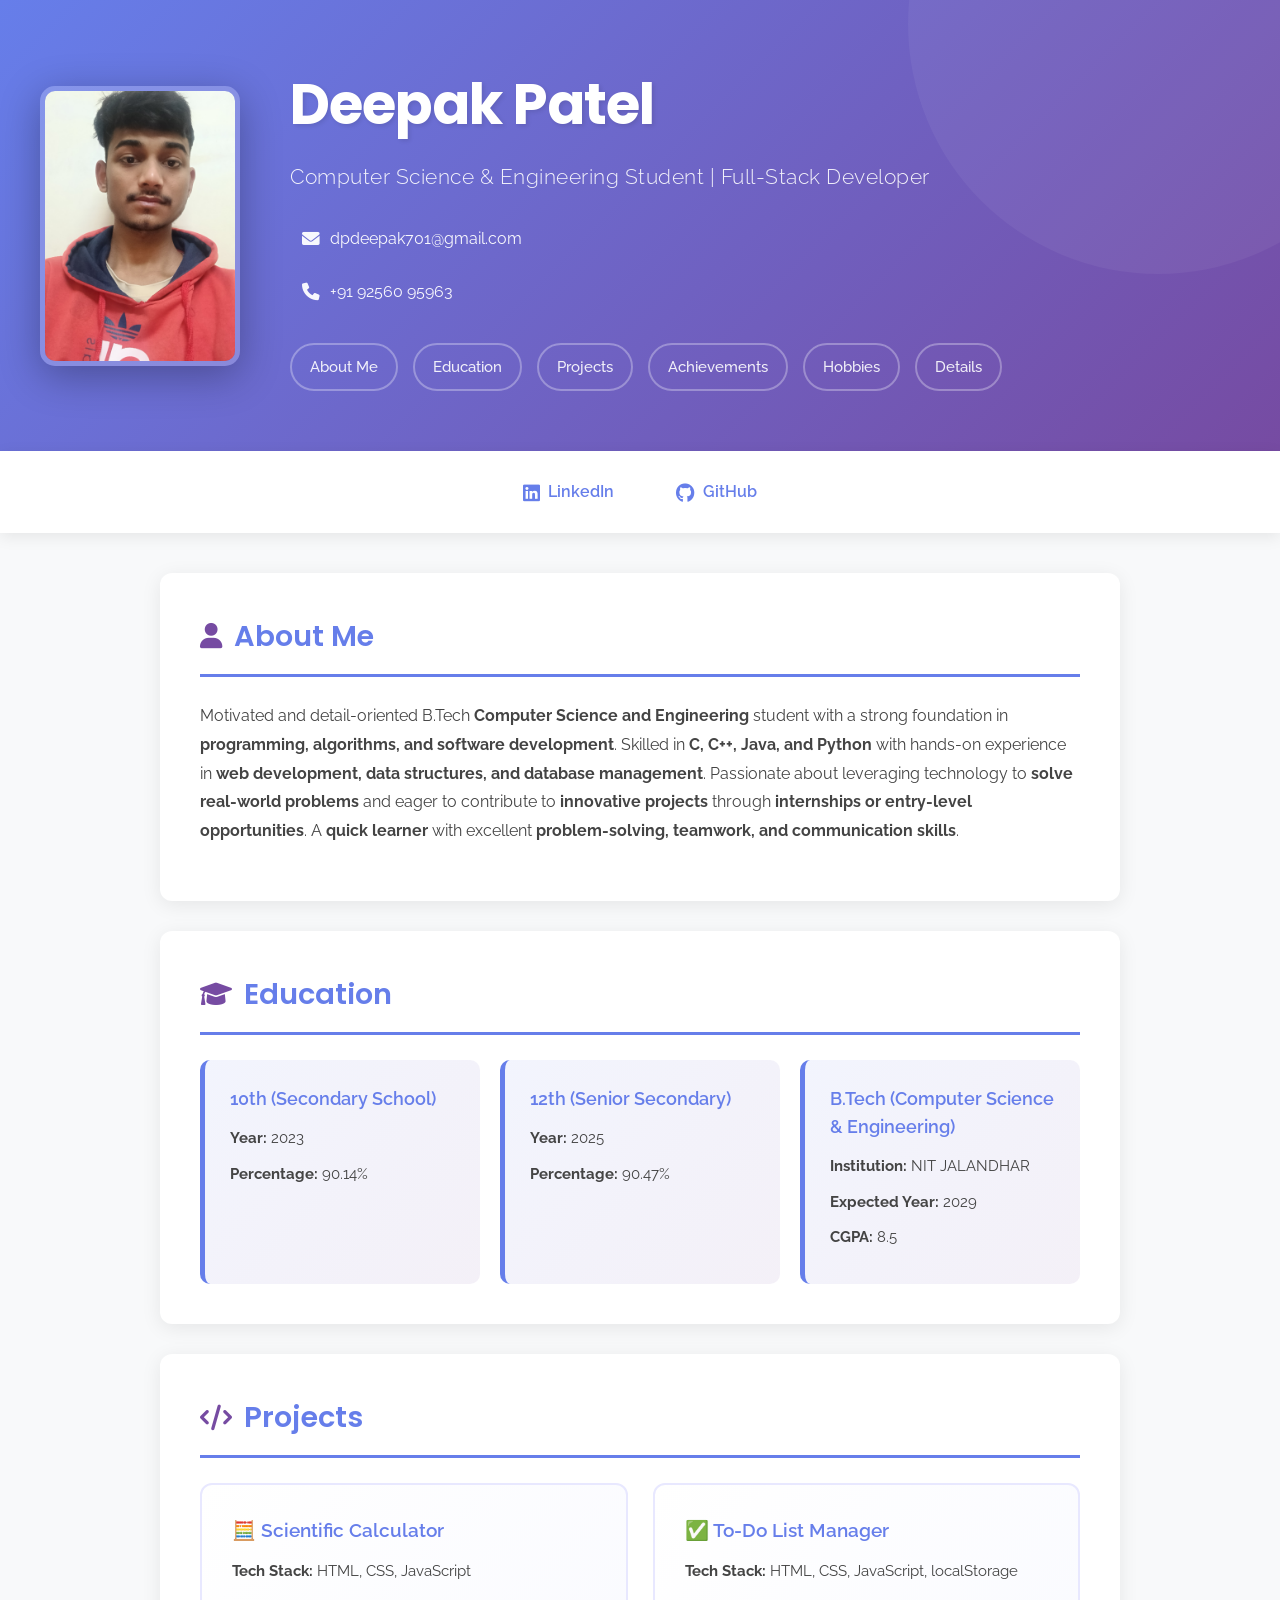
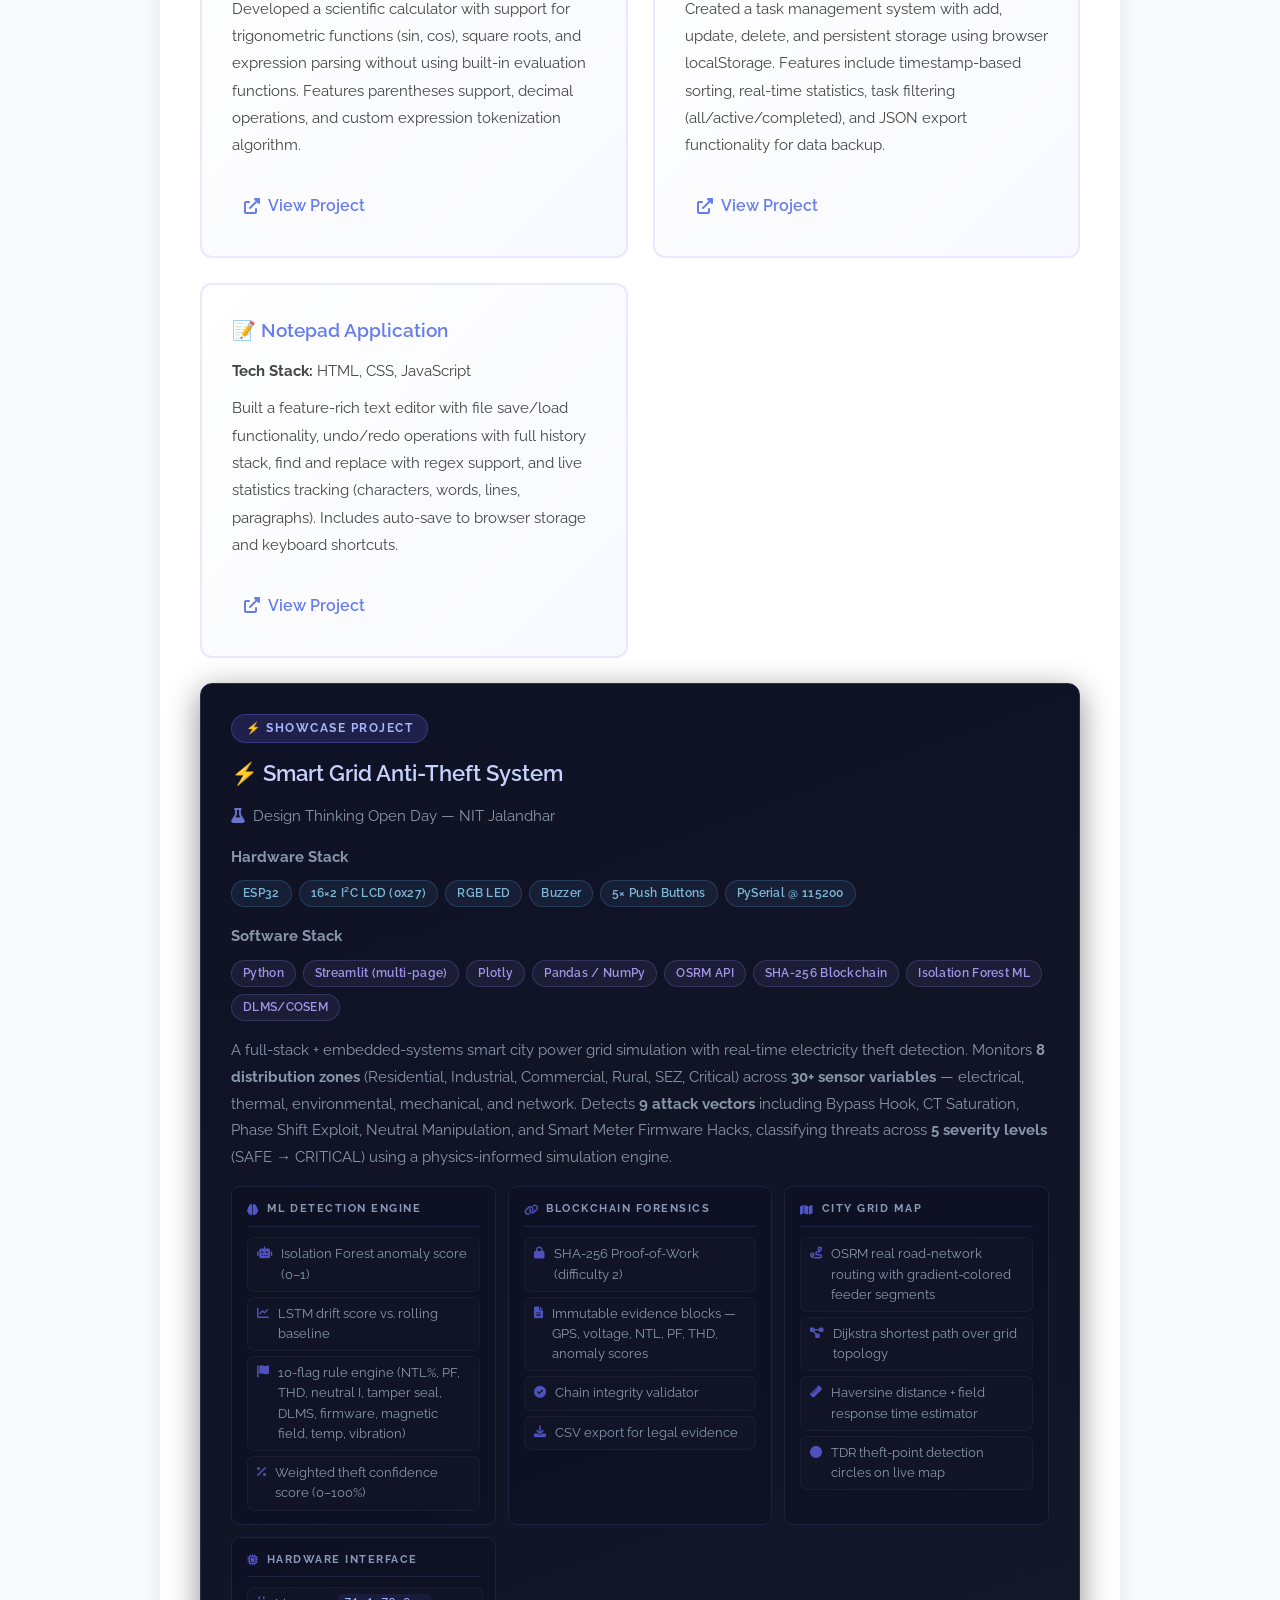
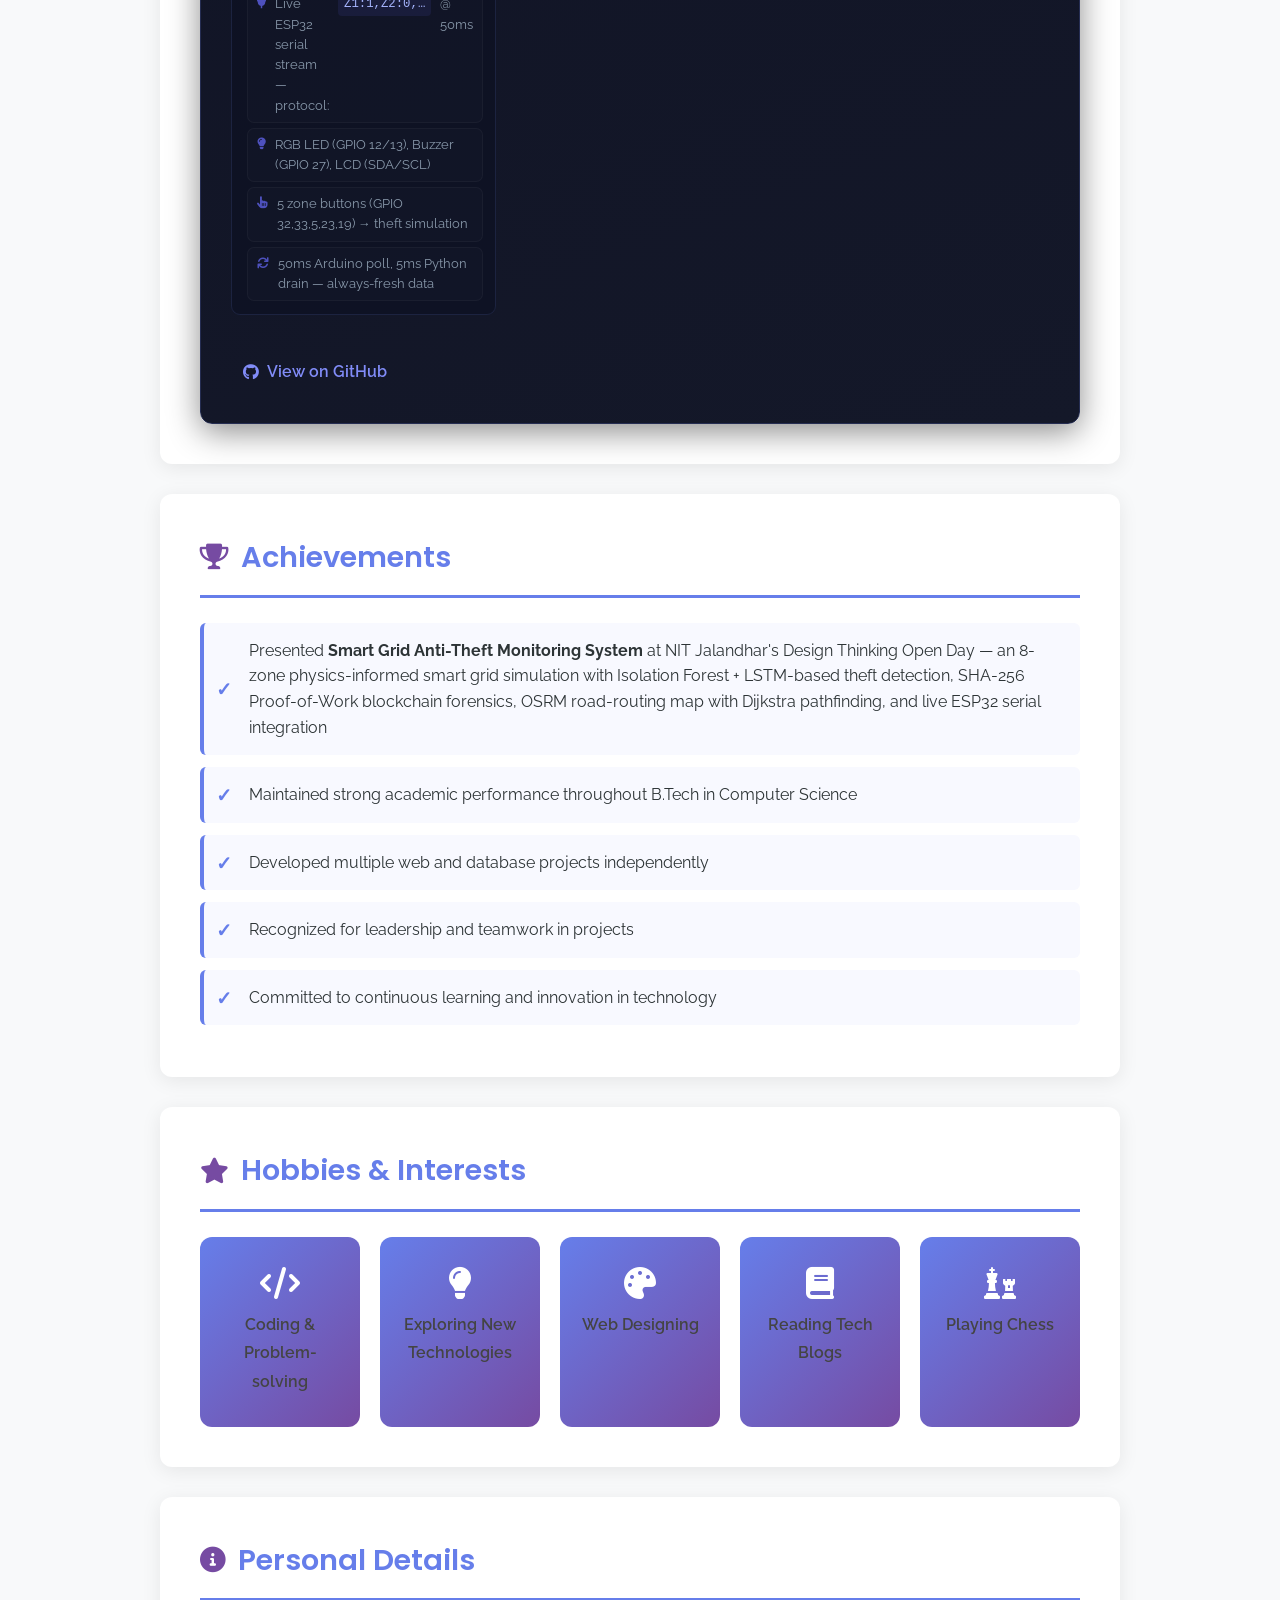
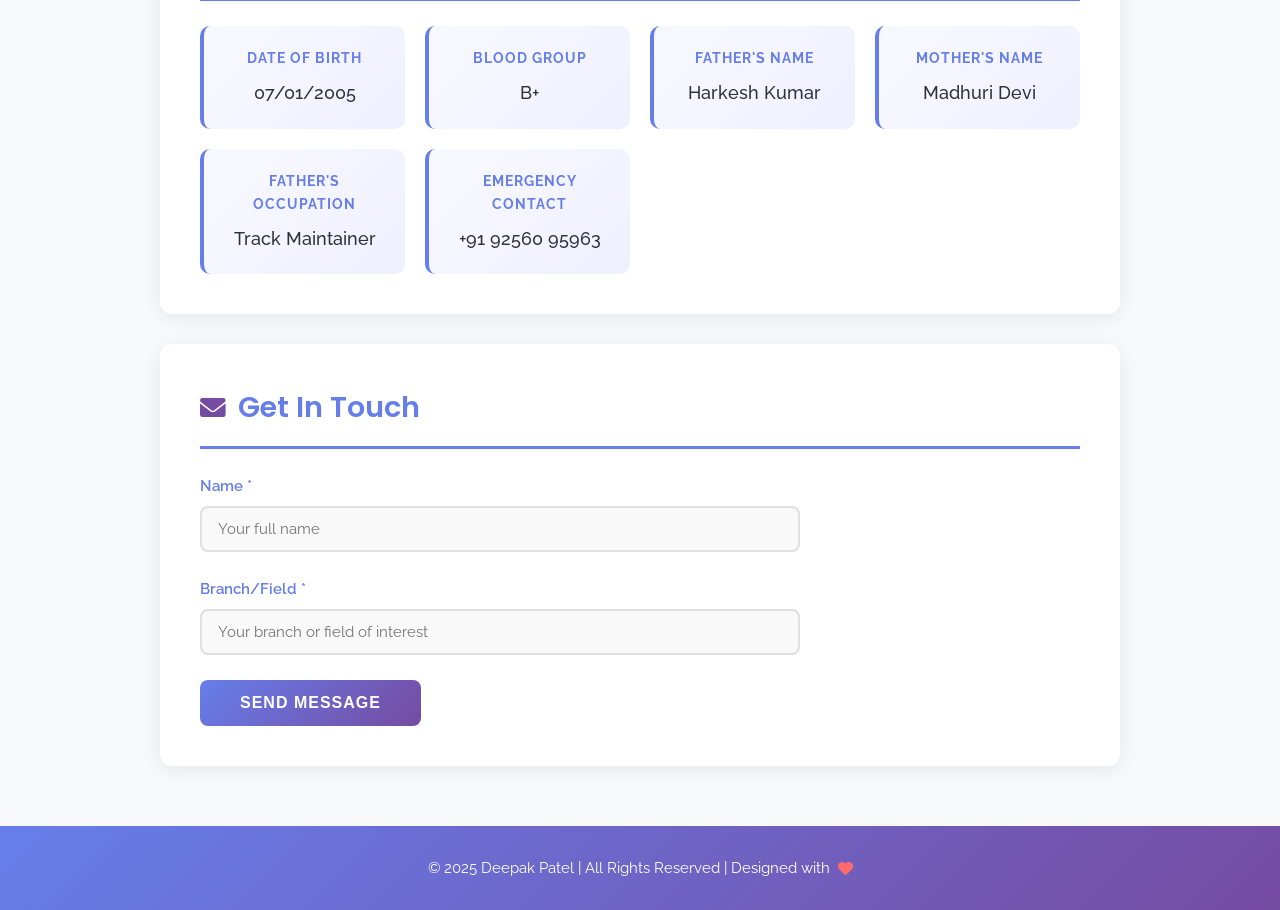
<file: index.html>
<!DOCTYPE html>
<html lang="en">

<head>
  <meta charset="UTF-8">
  <meta name="viewport" content="width=device-width, initial-scale=1.0">
  <title>Deepak Patel - Computer Science Professional</title>
  <link rel="stylesheet" href="style.css">
  <link rel="stylesheet" href="https://cdnjs.cloudflare.com/ajax/libs/font-awesome/6.0.0/css/all.min.css">
</head>

<body>
  <header>
    <div class="header-container">
      <div class="hero-section">
        <img src="IMG20260322125627.jpg" alt="Deepak Patel" class="profile-image">
        <div class="header-content">
          <h1>Deepak Patel</h1>
          <p class="tagline">Computer Science & Engineering Student | Full-Stack Developer</p>

          <div class="contact-info">
            <a href="mailto:dpdeepak701@gmail.com" class="contact-link">
              <i class="fas fa-envelope"></i> dpdeepak701@gmail.com
            </a>
            <a href="tel:9256095963" class="contact-link">
              <i class="fas fa-phone"></i> +91 92560 95963
            </a>
          </div>

          <nav class="main-nav">
            <a href="#a" class="nav-link">About Me</a>
            <a href="#e" class="nav-link">Education</a>
            <a href="#p" class="nav-link">Projects</a>
            <a href="#ac" class="nav-link">Achievements</a>

            <a href="#h" class="nav-link">Hobbies</a>
            <a href="#o" class="nav-link">Details</a>
          </nav>
        </div>
      </div>
    </div>
  </header>

  <nav class="social-nav">
    <div class="social-container">
      <a href="https://linkedin.com/in/deepak-patel-95128b388" target="_blank" class="social-link">
        <i class="fab fa-linkedin"></i> LinkedIn
      </a>
      <a href="https://github.com/deepak701-ship-cs" target="_blank" class="social-link">
        <i class="fab fa-github"></i> GitHub
      </a>
    </div>
  </nav>


  <main class="container">
    <section id="a" class="content-section">
      <h2><i class="fas fa-user"></i> About Me</h2>
      <p>
        Motivated and detail-oriented B.Tech <strong>Computer Science and Engineering</strong> student with a strong
        foundation in <strong>programming, algorithms, and software development</strong>. Skilled in
        <strong>C, C++, Java, and Python</strong> with hands-on experience in <strong>web development, data structures,
          and database management</strong>. Passionate about leveraging technology to <strong>solve real-world
          problems</strong>
        and eager to contribute to <strong>innovative projects</strong> through <strong>internships or entry-level
          opportunities</strong>.
        A <strong>quick learner</strong> with excellent <strong>problem-solving, teamwork, and communication
          skills</strong>.
      </p>
    </section>

    <section id="e" class="content-section">
      <h2><i class="fas fa-graduation-cap"></i> Education</h2>
      <div class="education-grid">
        <div class="education-item">
          <h3>10th (Secondary School)</h3>
          <p><strong>Year:</strong> 2023</p>
          <p><strong>Percentage:</strong> 90.14%</p>
        </div>
        <div class="education-item">
          <h3>12th (Senior Secondary)</h3>
          <p><strong>Year:</strong> 2025</p>
          <p><strong>Percentage:</strong> 90.47%</p>
        </div>
        <div class="education-item">
          <h3>B.Tech (Computer Science & Engineering)</h3>
          <p><strong>Institution:</strong> NIT JALANDHAR</p>
          <p><strong>Expected Year:</strong> 2029</p>
          <p><strong>CGPA:</strong> 8.5</p>
        </div>
      </div>
    </section>

    <section id="p" class="content-section">
      <h2><i class="fas fa-code"></i> Projects</h2>
      <div class="projects-grid">
        <div class="project-card">
          <h3>🧮 Scientific Calculator</h3>
          <p><strong>Tech Stack:</strong> HTML, CSS, JavaScript</p>
          <p>Developed a scientific calculator with support for trigonometric functions (sin, cos), square roots, and
            expression parsing without using built-in evaluation functions. Features parentheses support, decimal
            operations, and custom expression tokenization algorithm.</p>
          <a href="calculator/index.html" class="project-link" target="_blank">
            <i class="fas fa-external-link-alt"></i> View Project
          </a>
        </div>

        <div class="project-card">
          <h3>✅ To-Do List Manager</h3>
          <p><strong>Tech Stack:</strong> HTML, CSS, JavaScript, localStorage</p>
          <p>Created a task management system with add, update, delete, and persistent storage using browser
            localStorage. Features include timestamp-based sorting, real-time statistics, task filtering
            (all/active/completed), and JSON export functionality for data backup.</p>
          <a href="todolist/index.html" class="project-link" target="_blank">
            <i class="fas fa-external-link-alt"></i> View Project
          </a>
        </div>

        <div class="project-card">
          <h3>📝 Notepad Application</h3>
          <p><strong>Tech Stack:</strong> HTML, CSS, JavaScript</p>
          <p>Built a feature-rich text editor with file save/load functionality, undo/redo operations with full history
            stack, find and replace with regex support, and live statistics tracking (characters, words, lines,
            paragraphs). Includes auto-save to browser storage and keyboard shortcuts.</p>
          <a href="notepad/index.html" class="project-link" target="_blank">
            <i class="fas fa-external-link-alt"></i> View Project
          </a>
        </div>
        <div class="project-card project-card--featured">
          <div class="project-featured-badge">⚡ Showcase Project</div>
          <h3>⚡ Smart Grid Anti-Theft System</h3>
          <p class="project-event"><i class="fas fa-flask"></i> Design Thinking Open Day — NIT Jalandhar</p>

          <p><strong>Hardware Stack</strong></p>
          <div class="tech-tags">
            <span class="tech-tag tech-tag--hw">ESP32</span>
            <span class="tech-tag tech-tag--hw">16×2 I²C LCD (0x27)</span>
            <span class="tech-tag tech-tag--hw">RGB LED</span>
            <span class="tech-tag tech-tag--hw">Buzzer</span>
            <span class="tech-tag tech-tag--hw">5× Push Buttons</span>
            <span class="tech-tag tech-tag--hw">PySerial @ 115200</span>
          </div>

          <p><strong>Software Stack</strong></p>
          <div class="tech-tags">
            <span class="tech-tag tech-tag--sw">Python</span>
            <span class="tech-tag tech-tag--sw">Streamlit (multi-page)</span>
            <span class="tech-tag tech-tag--sw">Plotly</span>
            <span class="tech-tag tech-tag--sw">Pandas / NumPy</span>
            <span class="tech-tag tech-tag--sw">OSRM API</span>
            <span class="tech-tag tech-tag--sw">SHA-256 Blockchain</span>
            <span class="tech-tag tech-tag--sw">Isolation Forest ML</span>
            <span class="tech-tag tech-tag--sw">DLMS/COSEM</span>
          </div>

          <p>A full-stack + embedded-systems smart city power grid simulation with real-time electricity theft
            detection. Monitors <strong>8 distribution zones</strong> (Residential, Industrial, Commercial, Rural, SEZ,
            Critical) across <strong>30+ sensor variables</strong> — electrical, thermal, environmental, mechanical, and
            network. Detects <strong>9 attack vectors</strong> including Bypass Hook, CT Saturation, Phase Shift
            Exploit, Neutral Manipulation, and Smart Meter Firmware Hacks, classifying threats across <strong>5 severity
              levels</strong> (SAFE → CRITICAL) using a physics-informed simulation engine.</p>

          <div class="feature-sections">
            <div class="feature-section">
              <div class="feature-section-title"><i class="fas fa-brain"></i> ML Detection Engine</div>
              <ul class="project-features">
                <li><i class="fas fa-robot"></i> Isolation Forest anomaly score (0–1)</li>
                <li><i class="fas fa-chart-line"></i> LSTM drift score vs. rolling baseline</li>
                <li><i class="fas fa-flag"></i> 10-flag rule engine (NTL%, PF, THD, neutral I, tamper seal, DLMS,
                  firmware, magnetic field, temp, vibration)</li>
                <li><i class="fas fa-percentage"></i> Weighted theft confidence score (0–100%)</li>
              </ul>
            </div>
            <div class="feature-section">
              <div class="feature-section-title"><i class="fas fa-link"></i> Blockchain Forensics</div>
              <ul class="project-features">
                <li><i class="fas fa-lock"></i> SHA-256 Proof-of-Work (difficulty 2)</li>
                <li><i class="fas fa-file-alt"></i> Immutable evidence blocks — GPS, voltage, NTL, PF, THD, anomaly
                  scores</li>
                <li><i class="fas fa-check-circle"></i> Chain integrity validator</li>
                <li><i class="fas fa-download"></i> CSV export for legal evidence</li>
              </ul>
            </div>
            <div class="feature-section">
              <div class="feature-section-title"><i class="fas fa-map"></i> City Grid Map</div>
              <ul class="project-features">
                <li><i class="fas fa-route"></i> OSRM real road-network routing with gradient-colored feeder segments
                </li>
                <li><i class="fas fa-project-diagram"></i> Dijkstra shortest path over grid topology</li>
                <li><i class="fas fa-ruler"></i> Haversine distance + field response time estimator</li>
                <li><i class="fas fa-circle"></i> TDR theft-point detection circles on live map</li>
              </ul>
            </div>
            <div class="feature-section">
              <div class="feature-section-title"><i class="fas fa-microchip"></i> Hardware Interface</div>
              <ul class="project-features">
                <li><i class="fas fa-plug"></i> Live ESP32 serial stream — protocol: <code>Z1:1,Z2:0,…</code> @ 50ms
                </li>
                <li><i class="fas fa-lightbulb"></i> RGB LED (GPIO 12/13), Buzzer (GPIO 27), LCD (SDA/SCL)</li>
                <li><i class="fas fa-hand-pointer"></i> 5 zone buttons (GPIO 32,33,5,23,19) → theft simulation</li>
                <li><i class="fas fa-sync"></i> 50ms Arduino poll, 5ms Python drain — always-fresh data</li>
              </ul>
            </div>
          </div>

          <a href="https://github.com/deepak701-ship-cs" class="project-link" target="_blank">
            <i class="fab fa-github"></i> View on GitHub
          </a>
        </div>
      </div>
    </section>

    <section id="ac" class="content-section">
      <h2><i class="fas fa-trophy"></i> Achievements</h2>
      <ul class="achievements-list">
        <li>Presented <strong>Smart Grid Anti-Theft Monitoring System</strong> at NIT Jalandhar's Design Thinking Open
          Day — an 8-zone physics-informed smart grid simulation with Isolation Forest + LSTM-based theft detection,
          SHA-256 Proof-of-Work blockchain forensics, OSRM road-routing map with Dijkstra pathfinding, and live ESP32
          serial integration</li>
        <li>Maintained strong academic performance throughout B.Tech in Computer Science</li>
        <li>Developed multiple web and database projects independently</li>
        <li>Recognized for leadership and teamwork in projects</li>
        <li>Committed to continuous learning and innovation in technology</li>
      </ul>
    </section>



    <section id="h" class="content-section">
      <h2><i class="fas fa-star"></i> Hobbies & Interests</h2>
      <div class="hobbies-grid">
        <div class="hobby-item">
          <i class="fas fa-code"></i>
          <p>Coding & Problem-solving</p>
        </div>
        <div class="hobby-item">
          <i class="fas fa-lightbulb"></i>
          <p>Exploring New Technologies</p>
        </div>
        <div class="hobby-item">
          <i class="fas fa-palette"></i>
          <p>Web Designing</p>
        </div>
        <div class="hobby-item">
          <i class="fas fa-book"></i>
          <p>Reading Tech Blogs</p>
        </div>
        <div class="hobby-item">
          <i class="fas fa-chess"></i>
          <p>Playing Chess</p>
        </div>
      </div>
    </section>

    <section id="o" class="content-section">
      <h2><i class="fas fa-info-circle"></i> Personal Details</h2>
      <div class="details-grid">
        <div class="detail-item">
          <strong>Date of Birth</strong>
          <p>07/01/2005</p>
        </div>
        <div class="detail-item">
          <strong>Blood Group</strong>
          <p>B+</p>
        </div>
        <div class="detail-item">
          <strong>Father's Name</strong>
          <p>Harkesh Kumar</p>
        </div>
        <div class="detail-item">
          <strong>Mother's Name</strong>
          <p>Madhuri Devi</p>
        </div>
        <div class="detail-item">
          <strong>Father's Occupation</strong>
          <p>Track Maintainer</p>
        </div>
        <div class="detail-item">
          <strong>Emergency Contact</strong>
          <p>+91 92560 95963</p>
        </div>
      </div>
    </section>

    <section id="d" class="content-section">
      <h2><i class="fas fa-envelope"></i> Get In Touch</h2>
      <form class="contact-form">
        <div class="form-group">
          <label for="name">Name *</label>
          <input type="text" id="name" name="name" placeholder="Your full name" required>
        </div>

        <div class="form-group">
          <label for="branch">Branch/Field *</label>
          <input type="text" id="branch" name="branch" placeholder="Your branch or field of interest" required>
        </div>

        <button type="submit" class="submit-btn">Send Message</button>
      </form>
    </section>
  </main>


  <footer>
    <p>&copy; 2025 Deepak Patel | All Rights Reserved | Designed with <i class="fas fa-heart"></i></p>
  </footer>
</body>

</html>
</file>
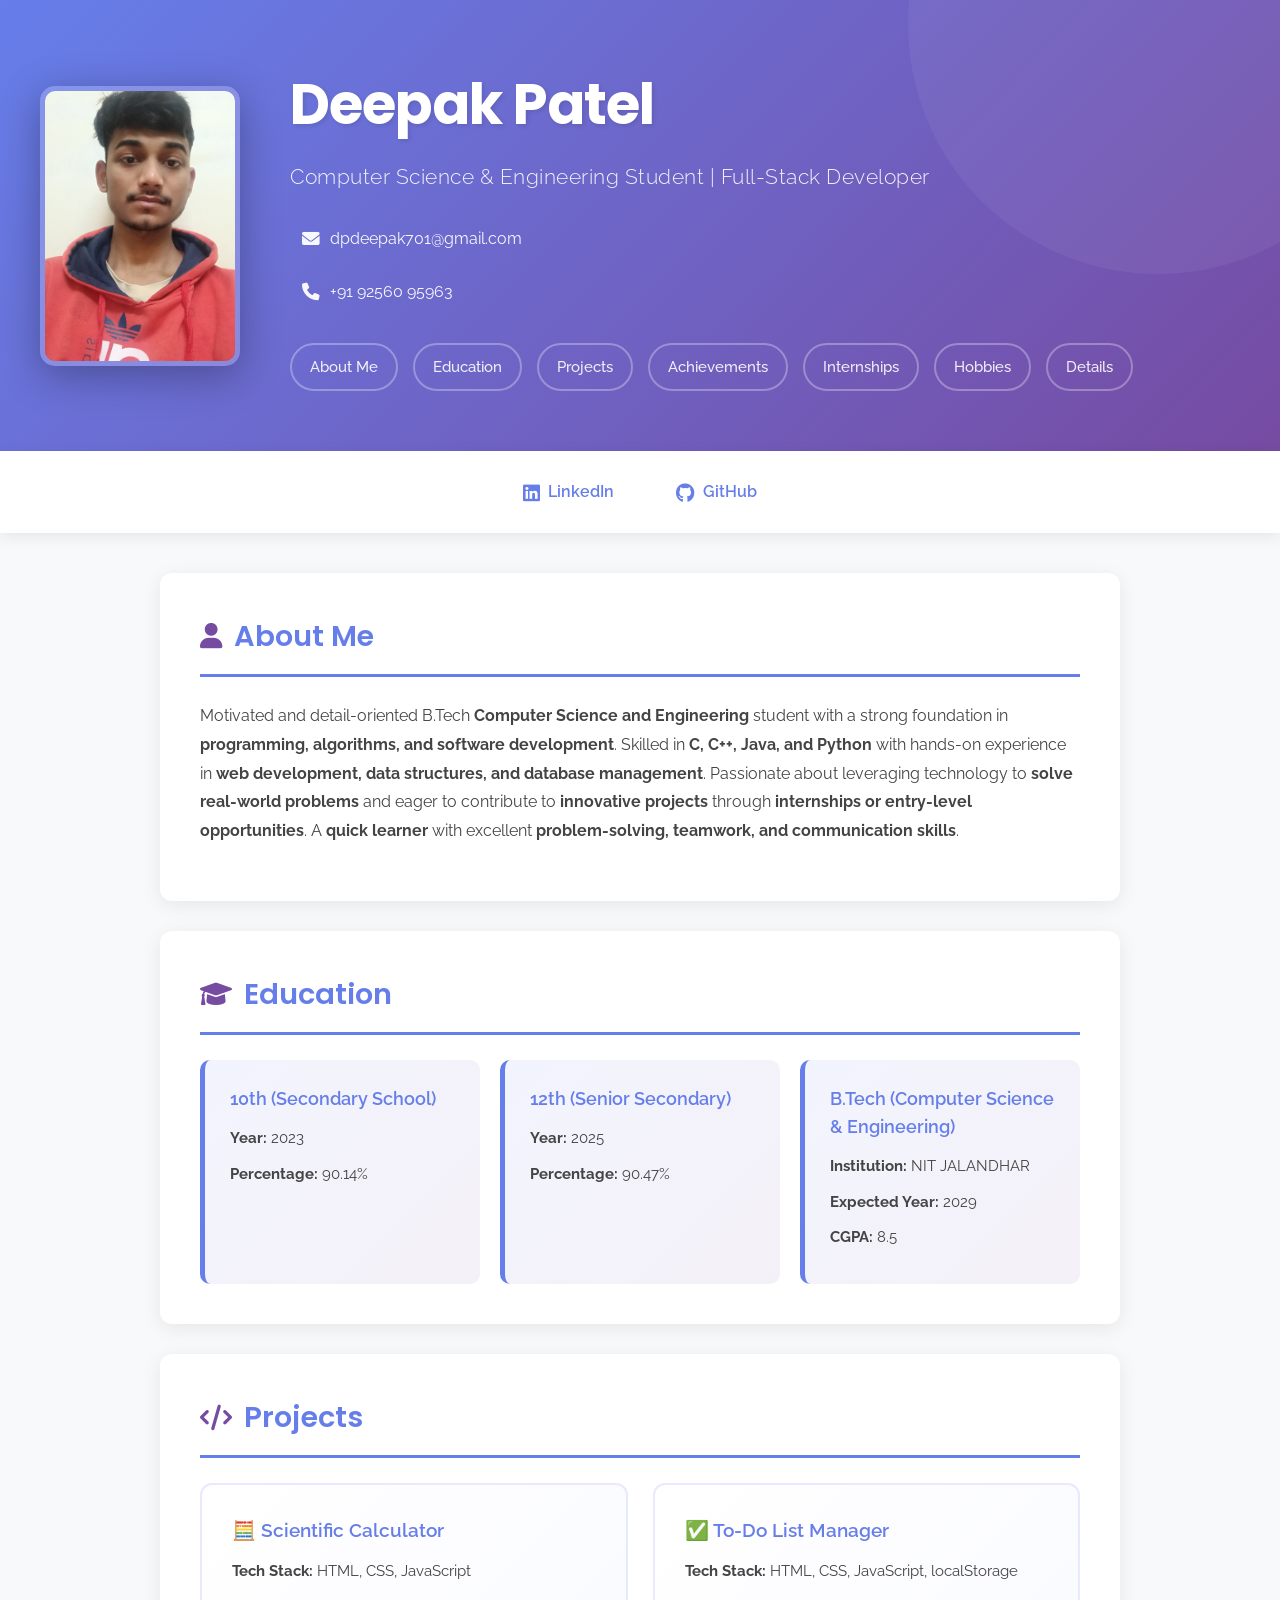
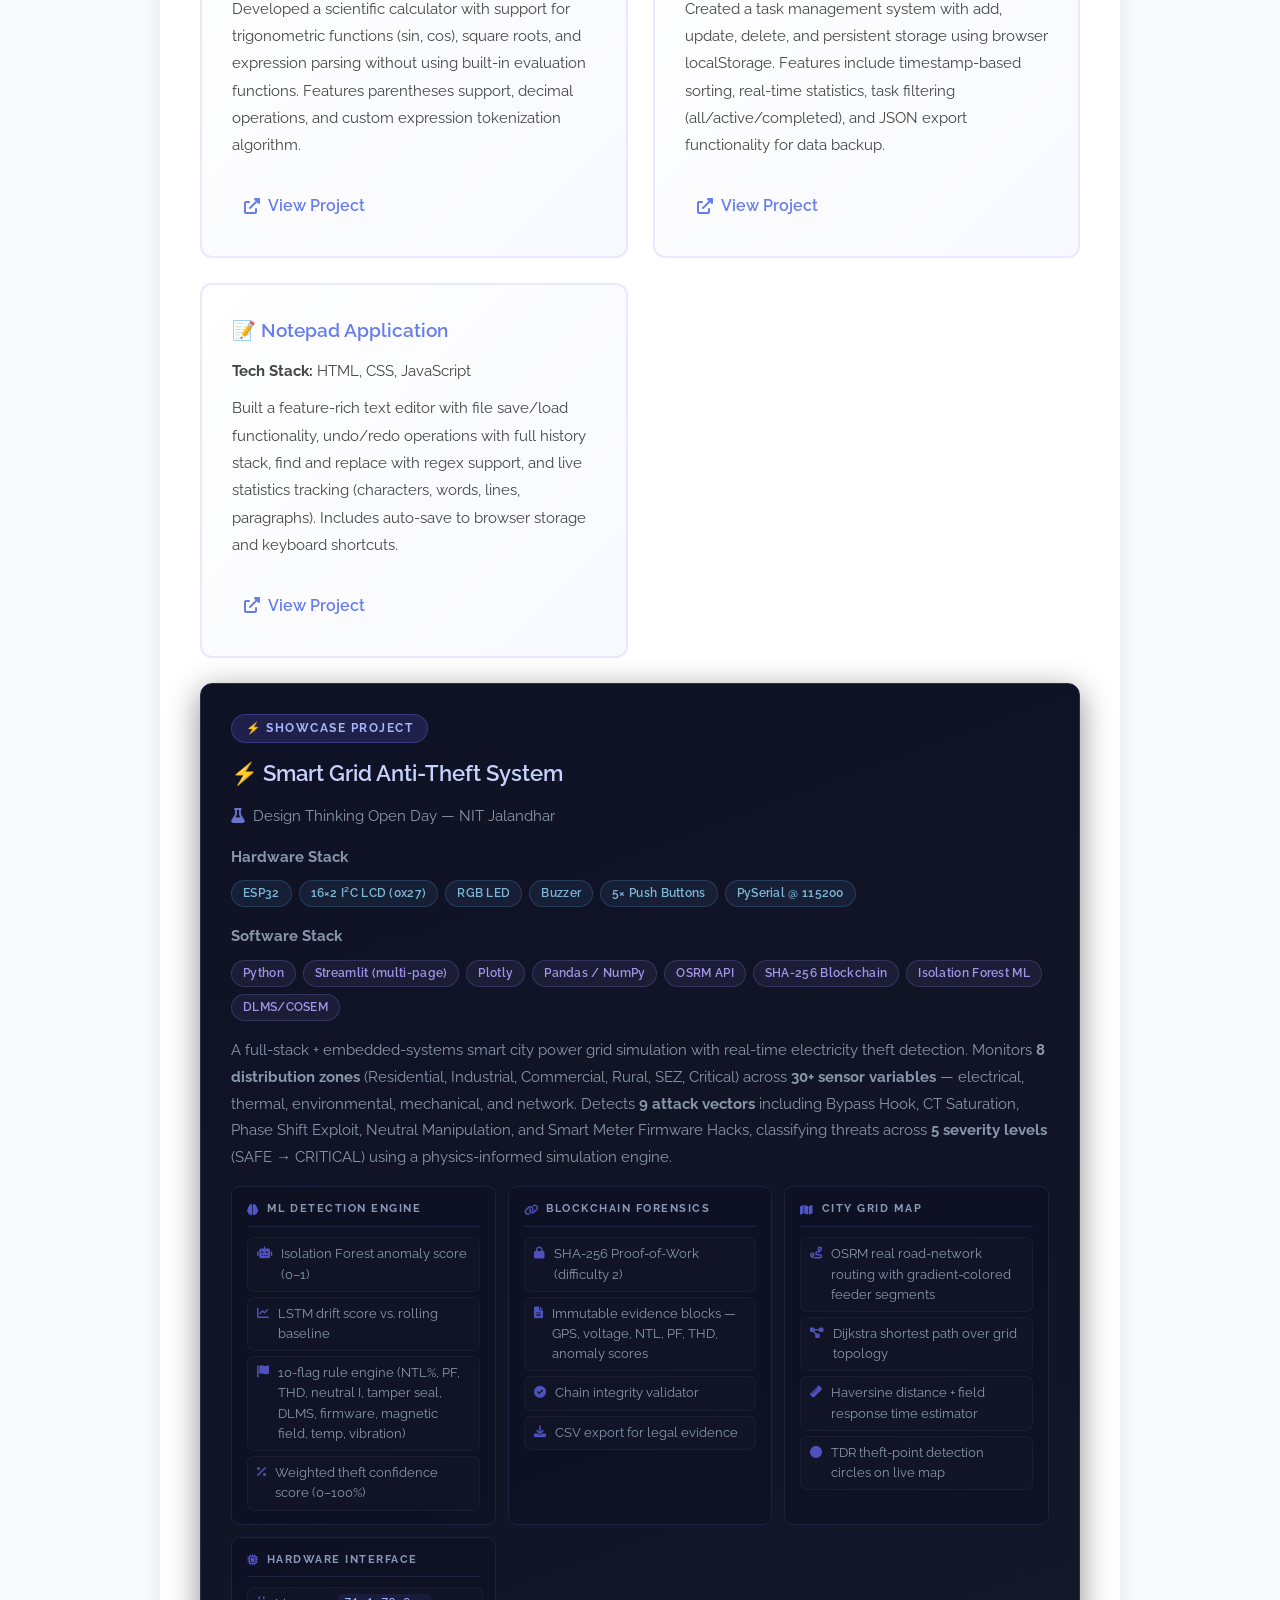
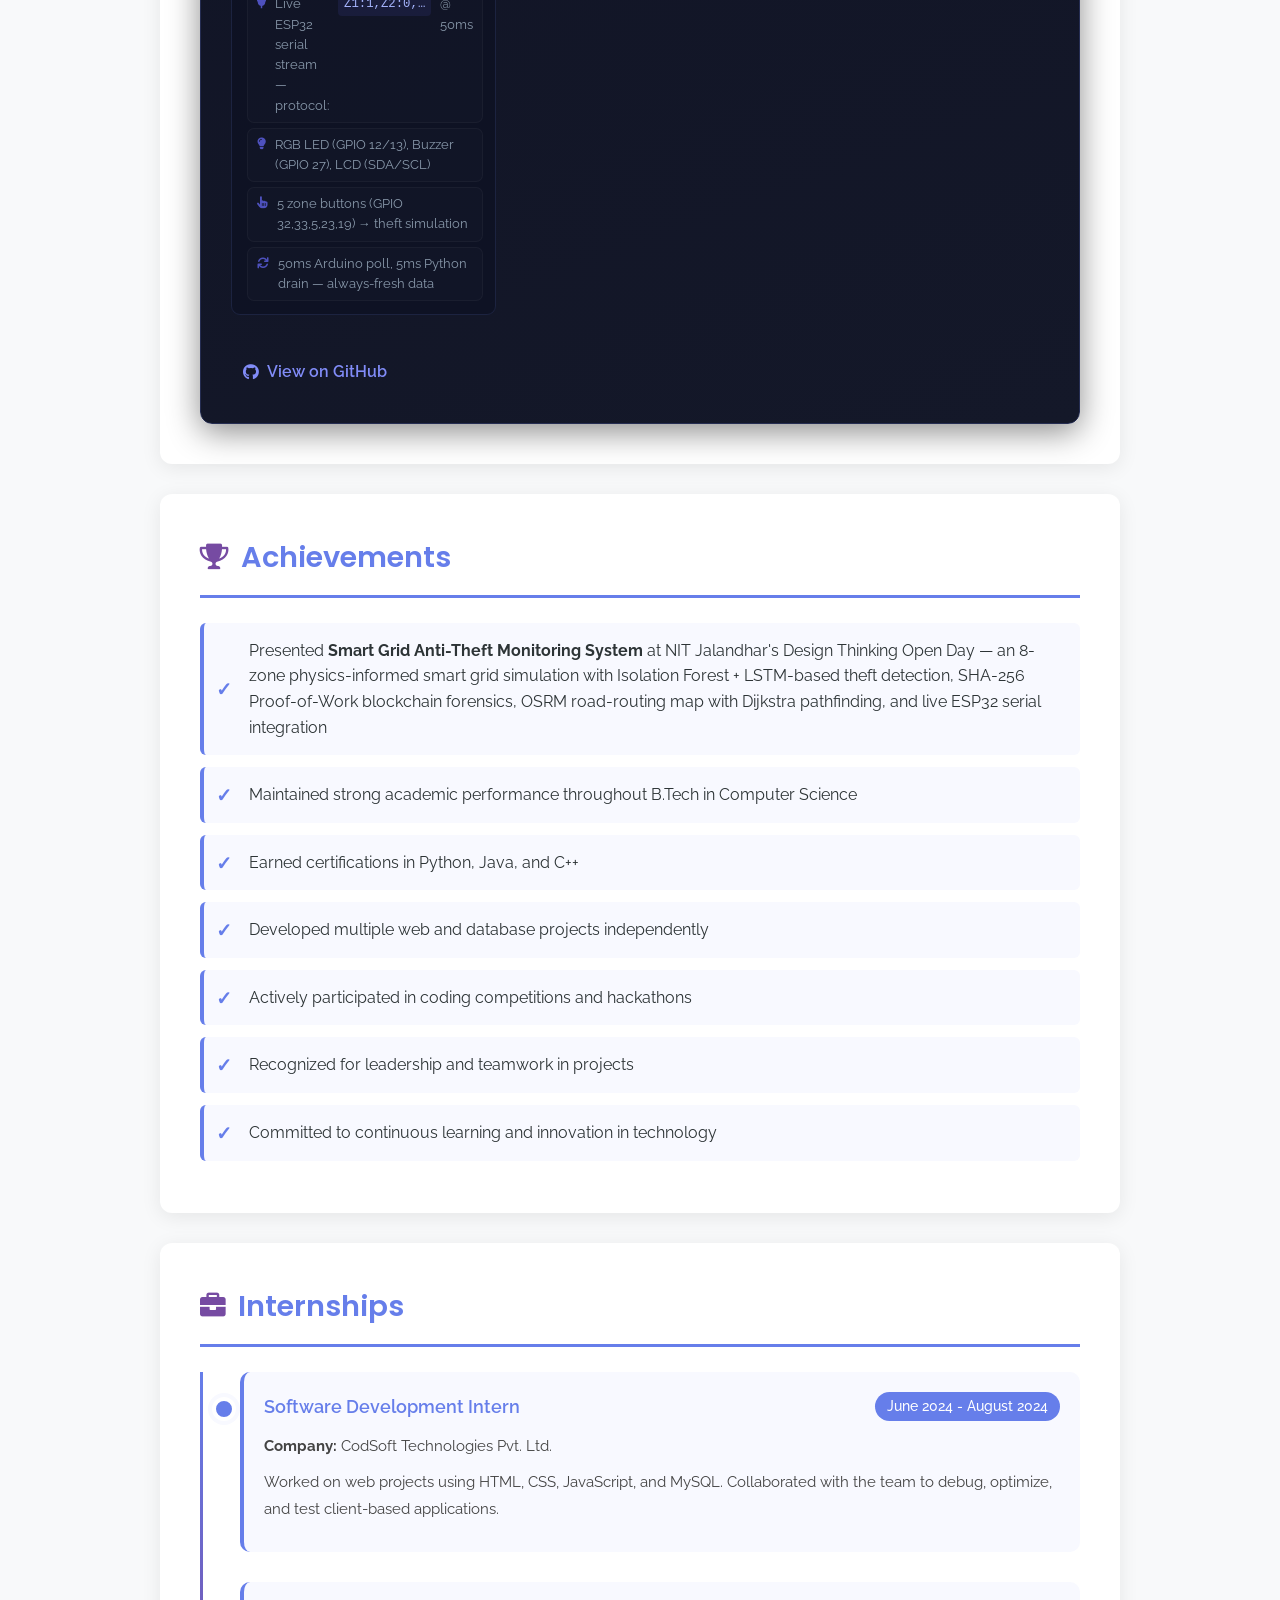
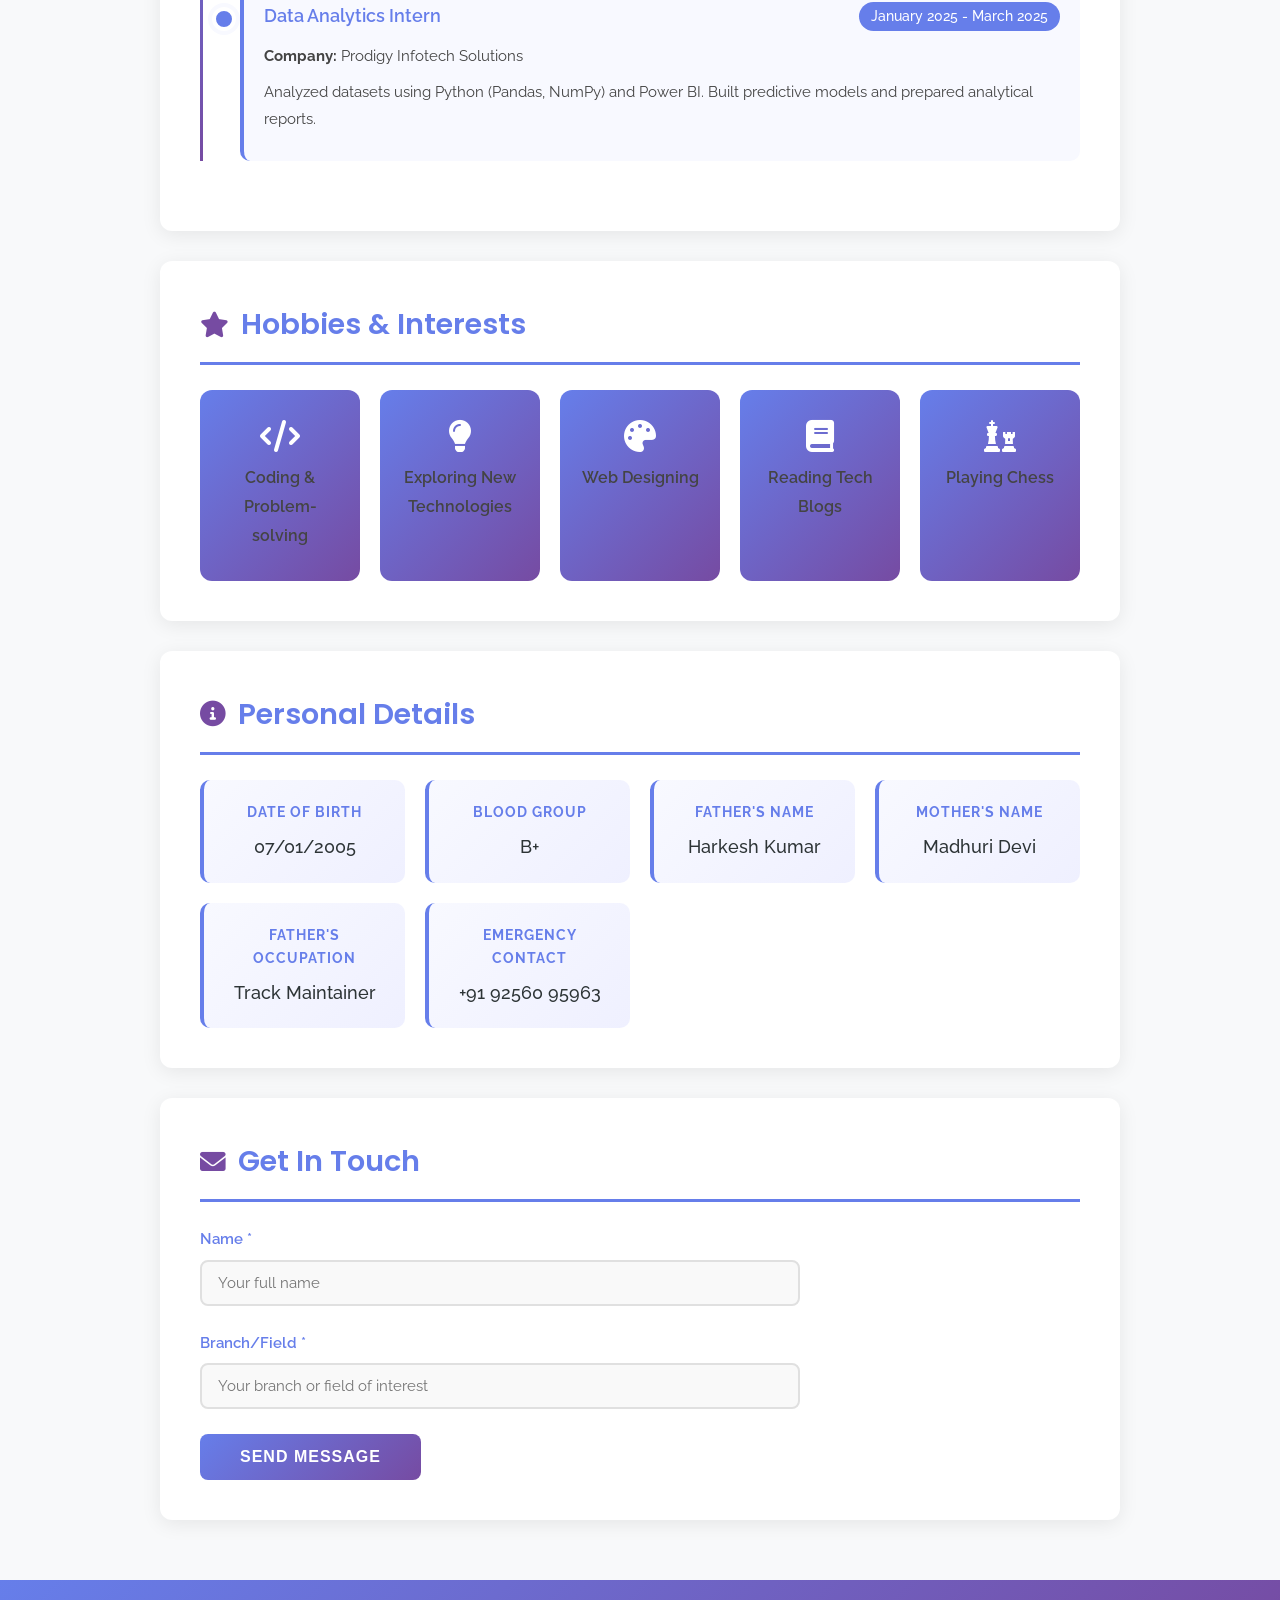
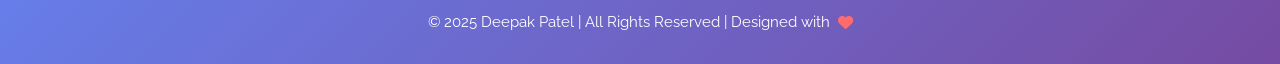
<file: portfolio.html>
<!DOCTYPE html>
<html lang="en">
<head>
  <meta charset="UTF-8">
  <meta name="viewport" content="width=device-width, initial-scale=1.0">
  <title>Deepak Patel - Computer Science Professional</title>
  <link rel="stylesheet" href="style.css">
  <link rel="stylesheet" href="https://cdnjs.cloudflare.com/ajax/libs/font-awesome/6.0.0/css/all.min.css">
</head>

<body>
  <header>
    <div class="header-container">
      <div class="hero-section">
        <img src="IMG20260322125627.jpg" alt="Deepak Patel" class="profile-image">
        <div class="header-content">
          <h1>Deepak Patel</h1>
          <p class="tagline">Computer Science & Engineering Student | Full-Stack Developer</p>
          
          <div class="contact-info">
            <a href="mailto:dpdeepak701@gmail.com" class="contact-link">
              <i class="fas fa-envelope"></i> dpdeepak701@gmail.com
            </a>
            <a href="tel:9256095963" class="contact-link">
              <i class="fas fa-phone"></i> +91 92560 95963
            </a>
          </div>

          <nav class="main-nav">
            <a href="#a" class="nav-link">About Me</a>
            <a href="#e" class="nav-link">Education</a>
            <a href="#p" class="nav-link">Projects</a>
            <a href="#ac" class="nav-link">Achievements</a>
            <a href="#i" class="nav-link">Internships</a>
            <a href="#h" class="nav-link">Hobbies</a>
            <a href="#o" class="nav-link">Details</a>
          </nav>
        </div>
      </div>
    </div>
  </header>

  <nav class="social-nav">
    <div class="social-container">
      <a href="https://linkedin.com/in/deepak-patel-95128b388" target="_blank" class="social-link">
        <i class="fab fa-linkedin"></i> LinkedIn
      </a>
      <a href="https://github.com/deepak701-ship-cs" target="_blank" class="social-link">
        <i class="fab fa-github"></i> GitHub
      </a>
    </div>
  </nav>


  <main class="container">
    <section id="a" class="content-section">
      <h2><i class="fas fa-user"></i> About Me</h2>
      <p>
        Motivated and detail-oriented B.Tech <strong>Computer Science and Engineering</strong> student with a strong
        foundation in <strong>programming, algorithms, and software development</strong>. Skilled in
        <strong>C, C++, Java, and Python</strong> with hands-on experience in <strong>web development, data structures,
        and database management</strong>. Passionate about leveraging technology to <strong>solve real-world problems</strong>
        and eager to contribute to <strong>innovative projects</strong> through <strong>internships or entry-level opportunities</strong>.
        A <strong>quick learner</strong> with excellent <strong>problem-solving, teamwork, and communication skills</strong>.
      </p>
    </section>

    <section id="e" class="content-section">
      <h2><i class="fas fa-graduation-cap"></i> Education</h2>
      <div class="education-grid">
        <div class="education-item">
          <h3>10th (Secondary School)</h3>
          <p><strong>Year:</strong> 2023</p>
          <p><strong>Percentage:</strong> 90.14%</p>
        </div>
        <div class="education-item">
          <h3>12th (Senior Secondary)</h3>
          <p><strong>Year:</strong> 2025</p>
          <p><strong>Percentage:</strong> 90.47%</p>
        </div>
        <div class="education-item">
          <h3>B.Tech (Computer Science & Engineering)</h3>
          <p><strong>Institution:</strong> NIT JALANDHAR</p>
          <p><strong>Expected Year:</strong> 2029</p>
          <p><strong>CGPA:</strong> 8.5</p>
        </div>
      </div>
    </section>

    <section id="p" class="content-section">
      <h2><i class="fas fa-code"></i> Projects</h2>
      <div class="projects-grid">
        <div class="project-card">
          <h3>🧮 Scientific Calculator</h3>
          <p><strong>Tech Stack:</strong> HTML, CSS, JavaScript</p>
          <p>Developed a scientific calculator with support for trigonometric functions (sin, cos), square roots, and expression parsing without using built-in evaluation functions. Features parentheses support, decimal operations, and custom expression tokenization algorithm.</p>
          <a href="calculator/index.html" class="project-link" target="_blank">
            <i class="fas fa-external-link-alt"></i> View Project
          </a>
        </div>

        <div class="project-card">
          <h3>✅ To-Do List Manager</h3>
          <p><strong>Tech Stack:</strong> HTML, CSS, JavaScript, localStorage</p>
          <p>Created a task management system with add, update, delete, and persistent storage using browser localStorage. Features include timestamp-based sorting, real-time statistics, task filtering (all/active/completed), and JSON export functionality for data backup.</p>
          <a href="todolist/index.html" class="project-link" target="_blank">
            <i class="fas fa-external-link-alt"></i> View Project
          </a>
        </div>

        <div class="project-card">
          <h3>📝 Notepad Application</h3>
          <p><strong>Tech Stack:</strong> HTML, CSS, JavaScript</p>
          <p>Built a feature-rich text editor with file save/load functionality, undo/redo operations with full history stack, find and replace with regex support, and live statistics tracking (characters, words, lines, paragraphs). Includes auto-save to browser storage and keyboard shortcuts.</p>
          <a href="notepad/index.html" class="project-link" target="_blank">
            <i class="fas fa-external-link-alt"></i> View Project
          </a>
        </div>
        <div class="project-card project-card--featured">
          <div class="project-featured-badge">⚡ Showcase Project</div>
          <h3>⚡ Smart Grid Anti-Theft System</h3>
          <p class="project-event"><i class="fas fa-flask"></i> Design Thinking Open Day — NIT Jalandhar</p>

          <p><strong>Hardware Stack</strong></p>
          <div class="tech-tags">
            <span class="tech-tag tech-tag--hw">ESP32</span>
            <span class="tech-tag tech-tag--hw">16×2 I²C LCD (0x27)</span>
            <span class="tech-tag tech-tag--hw">RGB LED</span>
            <span class="tech-tag tech-tag--hw">Buzzer</span>
            <span class="tech-tag tech-tag--hw">5× Push Buttons</span>
            <span class="tech-tag tech-tag--hw">PySerial @ 115200</span>
          </div>

          <p><strong>Software Stack</strong></p>
          <div class="tech-tags">
            <span class="tech-tag tech-tag--sw">Python</span>
            <span class="tech-tag tech-tag--sw">Streamlit (multi-page)</span>
            <span class="tech-tag tech-tag--sw">Plotly</span>
            <span class="tech-tag tech-tag--sw">Pandas / NumPy</span>
            <span class="tech-tag tech-tag--sw">OSRM API</span>
            <span class="tech-tag tech-tag--sw">SHA-256 Blockchain</span>
            <span class="tech-tag tech-tag--sw">Isolation Forest ML</span>
            <span class="tech-tag tech-tag--sw">DLMS/COSEM</span>
          </div>

          <p>A full-stack + embedded-systems smart city power grid simulation with real-time electricity theft detection. Monitors <strong>8 distribution zones</strong> (Residential, Industrial, Commercial, Rural, SEZ, Critical) across <strong>30+ sensor variables</strong> — electrical, thermal, environmental, mechanical, and network. Detects <strong>9 attack vectors</strong> including Bypass Hook, CT Saturation, Phase Shift Exploit, Neutral Manipulation, and Smart Meter Firmware Hacks, classifying threats across <strong>5 severity levels</strong> (SAFE → CRITICAL) using a physics-informed simulation engine.</p>

          <div class="feature-sections">
            <div class="feature-section">
              <div class="feature-section-title"><i class="fas fa-brain"></i> ML Detection Engine</div>
              <ul class="project-features">
                <li><i class="fas fa-robot"></i> Isolation Forest anomaly score (0–1)</li>
                <li><i class="fas fa-chart-line"></i> LSTM drift score vs. rolling baseline</li>
                <li><i class="fas fa-flag"></i> 10-flag rule engine (NTL%, PF, THD, neutral I, tamper seal, DLMS, firmware, magnetic field, temp, vibration)</li>
                <li><i class="fas fa-percentage"></i> Weighted theft confidence score (0–100%)</li>
              </ul>
            </div>
            <div class="feature-section">
              <div class="feature-section-title"><i class="fas fa-link"></i> Blockchain Forensics</div>
              <ul class="project-features">
                <li><i class="fas fa-lock"></i> SHA-256 Proof-of-Work (difficulty 2)</li>
                <li><i class="fas fa-file-alt"></i> Immutable evidence blocks — GPS, voltage, NTL, PF, THD, anomaly scores</li>
                <li><i class="fas fa-check-circle"></i> Chain integrity validator</li>
                <li><i class="fas fa-download"></i> CSV export for legal evidence</li>
              </ul>
            </div>
            <div class="feature-section">
              <div class="feature-section-title"><i class="fas fa-map"></i> City Grid Map</div>
              <ul class="project-features">
                <li><i class="fas fa-route"></i> OSRM real road-network routing with gradient-colored feeder segments</li>
                <li><i class="fas fa-project-diagram"></i> Dijkstra shortest path over grid topology</li>
                <li><i class="fas fa-ruler"></i> Haversine distance + field response time estimator</li>
                <li><i class="fas fa-circle"></i> TDR theft-point detection circles on live map</li>
              </ul>
            </div>
            <div class="feature-section">
              <div class="feature-section-title"><i class="fas fa-microchip"></i> Hardware Interface</div>
              <ul class="project-features">
                <li><i class="fas fa-plug"></i> Live ESP32 serial stream — protocol: <code>Z1:1,Z2:0,…</code> @ 50ms</li>
                <li><i class="fas fa-lightbulb"></i> RGB LED (GPIO 12/13), Buzzer (GPIO 27), LCD (SDA/SCL)</li>
                <li><i class="fas fa-hand-pointer"></i> 5 zone buttons (GPIO 32,33,5,23,19) → theft simulation</li>
                <li><i class="fas fa-sync"></i> 50ms Arduino poll, 5ms Python drain — always-fresh data</li>
              </ul>
            </div>
          </div>

          <a href="https://github.com/deepak701-ship-cs" class="project-link" target="_blank">
            <i class="fab fa-github"></i> View on GitHub
          </a>
        </div>
      </div>
    </section>

    <section id="ac" class="content-section">
      <h2><i class="fas fa-trophy"></i> Achievements</h2>
      <ul class="achievements-list">
        <li>Presented <strong>Smart Grid Anti-Theft Monitoring System</strong> at NIT Jalandhar's Design Thinking Open Day — an 8-zone physics-informed smart grid simulation with Isolation Forest + LSTM-based theft detection, SHA-256 Proof-of-Work blockchain forensics, OSRM road-routing map with Dijkstra pathfinding, and live ESP32 serial integration</li>
        <li>Maintained strong academic performance throughout B.Tech in Computer Science</li>
        <li>Earned certifications in Python, Java, and C++</li>
        <li>Developed multiple web and database projects independently</li>
        <li>Actively participated in coding competitions and hackathons</li>
        <li>Recognized for leadership and teamwork in projects</li>
        <li>Committed to continuous learning and innovation in technology</li>
      </ul>
    </section>

    <section id="i" class="content-section">
      <h2><i class="fas fa-briefcase"></i> Internships</h2>
      <div class="internship-timeline">
        <div class="internship-item">
          <div class="internship-header">
            <h3>Software Development Intern</h3>
            <span class="duration">June 2024 - August 2024</span>
          </div>
          <p><strong>Company:</strong> CodSoft Technologies Pvt. Ltd.</p>
          <p>Worked on web projects using HTML, CSS, JavaScript, and MySQL. Collaborated with the team to debug, optimize,
          and test client-based applications.</p>
        </div>

        <div class="internship-item">
          <div class="internship-header">
            <h3>Data Analytics Intern</h3>
            <span class="duration">January 2025 - March 2025</span>
          </div>
          <p><strong>Company:</strong> Prodigy Infotech Solutions</p>
          <p>Analyzed datasets using Python (Pandas, NumPy) and Power BI. Built predictive models and prepared analytical reports.</p>
        </div>
      </div>
    </section>

    <section id="h" class="content-section">
      <h2><i class="fas fa-star"></i> Hobbies & Interests</h2>
      <div class="hobbies-grid">
        <div class="hobby-item">
          <i class="fas fa-code"></i>
          <p>Coding & Problem-solving</p>
        </div>
        <div class="hobby-item">
          <i class="fas fa-lightbulb"></i>
          <p>Exploring New Technologies</p>
        </div>
        <div class="hobby-item">
          <i class="fas fa-palette"></i>
          <p>Web Designing</p>
        </div>
        <div class="hobby-item">
          <i class="fas fa-book"></i>
          <p>Reading Tech Blogs</p>
        </div>
        <div class="hobby-item">
          <i class="fas fa-chess"></i>
          <p>Playing Chess</p>
        </div>
      </div>
    </section>

    <section id="o" class="content-section">
      <h2><i class="fas fa-info-circle"></i> Personal Details</h2>
      <div class="details-grid">
        <div class="detail-item">
          <strong>Date of Birth</strong>
          <p>07/01/2005</p>
        </div>
        <div class="detail-item">
          <strong>Blood Group</strong>
          <p>B+</p>
        </div>
        <div class="detail-item">
          <strong>Father's Name</strong>
          <p>Harkesh Kumar</p>
        </div>
        <div class="detail-item">
          <strong>Mother's Name</strong>
          <p>Madhuri Devi</p>
        </div>
        <div class="detail-item">
          <strong>Father's Occupation</strong>
          <p>Track Maintainer</p>
        </div>
        <div class="detail-item">
          <strong>Emergency Contact</strong>
          <p>+91 92560 95963</p>
        </div>
      </div>
    </section>

    <section id="d" class="content-section">
      <h2><i class="fas fa-envelope"></i> Get In Touch</h2>
      <form class="contact-form">
        <div class="form-group">
          <label for="name">Name *</label>
          <input type="text" id="name" name="name" placeholder="Your full name" required>
        </div>

        <div class="form-group">
          <label for="branch">Branch/Field *</label>
          <input type="text" id="branch" name="branch" placeholder="Your branch or field of interest" required>
        </div>

        <button type="submit" class="submit-btn">Send Message</button>
      </form>
    </section>
  </main>


  <footer>
    <p>&copy; 2025 Deepak Patel | All Rights Reserved | Designed with <i class="fas fa-heart"></i></p>
  </footer>
</body>
</html>
</file>
<file: style.css>
/* ========================================
   PROFESSIONAL RESUME - MODERN DESIGN
   ======================================== */

/* Import Google Fonts */
@import url('https://fonts.googleapis.com/css2?family=Poppins:wght@300;400;500;600;700&family=Raleway:wght@400;500;600&display=swap');

/* General Reset */
* {
  margin: 0;
  padding: 0;
  box-sizing: border-box;
}

html {
  scroll-behavior: smooth;
}

/* Body Styling */
body {
  font-family: 'Raleway', sans-serif;
  line-height: 1.6;
  background-color: #f8f9fa;
  color: #2d3436;
  overflow-x: hidden;
}

/* ========== HEADER & HERO SECTION ========== */

header {
  background: linear-gradient(135deg, #667eea 0%, #764ba2 100%);
  color: #fff;
  padding: 60px 20px;
  position: relative;
  overflow: hidden;
}

header::before {
  content: '';
  position: absolute;
  top: -50%;
  right: -10%;
  width: 500px;
  height: 500px;
  background: rgba(255, 255, 255, 0.05);
  border-radius: 50%;
  pointer-events: none;
}

.header-container {
  max-width: 1200px;
  margin: 0 auto;
  position: relative;
  z-index: 1;
}

.hero-section {
  display: flex;
  align-items: center;
  gap: 50px;
  flex-wrap: wrap;
  justify-content: center;
}

.profile-image {
  width: 200px;
  height: 280px;
  border-radius: 15px;
  border: 5px solid rgba(255, 255, 255, 0.2);
  object-fit: cover;
  box-shadow: 0 10px 40px rgba(0, 0, 0, 0.3);
  transition: transform 0.3s ease, box-shadow 0.3s ease;
}

.profile-image:hover {
  transform: translateY(-5px);
  box-shadow: 0 15px 50px rgba(0, 0, 0, 0.4);
}

.header-content {
  flex: 1;
  min-width: 300px;
}

header h1 {
  font-family: 'Poppins', sans-serif;
  font-size: 3.5rem;
  font-weight: 700;
  margin-bottom: 10px;
  letter-spacing: -1px;
  text-shadow: 2px 2px 4px rgba(0, 0, 0, 0.1);
}

.tagline {
  font-size: 1.3rem;
  color: rgba(255, 255, 255, 0.9);
  margin-bottom: 25px;
  font-weight: 300;
  letter-spacing: 0.5px;
}

/* Contact Info */
.contact-info {
  display: flex;
  flex-direction: column;
  gap: 12px;
  margin-bottom: 30px;
}

.contact-link {
  color: rgba(255, 255, 255, 0.95);
  text-decoration: none;
  font-size: 1rem;
  display: inline-flex;
  align-items: center;
  gap: 10px;
  transition: all 0.3s ease;
  padding: 8px 12px;
  border-radius: 5px;
}

.contact-link:hover {
  background: rgba(255, 255, 255, 0.1);
  transform: translateX(5px);
}

.contact-link i {
  font-size: 1.1rem;
}

/* Main Navigation */
.main-nav {
  display: flex;
  flex-wrap: wrap;
  gap: 15px;
  justify-content: flex-start;
}

.nav-link {
  color: rgba(255, 255, 255, 0.9);
  text-decoration: none;
  font-size: 0.95rem;
  font-weight: 500;
  padding: 10px 18px;
  border: 2px solid rgba(255, 255, 255, 0.3);
  border-radius: 25px;
  transition: all 0.3s ease;
}

.nav-link:hover {
  background: rgba(255, 255, 255, 0.2);
  border-color: #fff;
  color: #fff;
  transform: translateY(-2px);
}

/* Social Navigation */
.social-nav {
  background: #fff;
  padding: 20px;
  box-shadow: 0 4px 15px rgba(0, 0, 0, 0.08);
  position: sticky;
  top: 0;
  z-index: 100;
}

.social-container {
  max-width: 1200px;
  margin: 0 auto;
  display: flex;
  justify-content: center;
  gap: 30px;
}

.social-link {
  color: #667eea;
  text-decoration: none;
  font-weight: 600;
  display: inline-flex;
  align-items: center;
  gap: 8px;
  padding: 8px 16px;
  border-radius: 5px;
  transition: all 0.3s ease;
}

.social-link:hover {
  background: #f0f0f0;
  color: #764ba2;
  transform: scale(1.05);
}

.social-link i {
  font-size: 1.2rem;
}

/* ========== MAIN CONTENT ========== */

.container {
  max-width: 1000px;
  margin: 40px auto;
  padding: 0 20px;
}

.content-section {
  background: #fff;
  margin-bottom: 30px;
  padding: 40px;
  border-radius: 12px;
  box-shadow: 0 4px 20px rgba(0, 0, 0, 0.08);
  transition: all 0.3s ease;
  animation: slideIn 0.5s ease-out;
}

@keyframes slideIn {
  from {
    opacity: 0;
    transform: translateY(20px);
  }
  to {
    opacity: 1;
    transform: translateY(0);
  }
}

.content-section:hover {
  box-shadow: 0 8px 30px rgba(0, 0, 0, 0.12);
  transform: translateY(-2px);
}

.content-section h2 {
  font-family: 'Poppins', sans-serif;
  font-size: 1.8rem;
  font-weight: 600;
  color: #667eea;
  margin-bottom: 25px;
  padding-bottom: 15px;
  border-bottom: 3px solid #667eea;
  display: flex;
  align-items: center;
  gap: 12px;
}

.content-section h2 i {
  font-size: 1.6rem;
  color: #764ba2;
}

.content-section p {
  margin-bottom: 15px;
  line-height: 1.8;
  color: #444;
}

/* ========== EDUCATION GRID ========== */

.education-grid {
  display: grid;
  grid-template-columns: repeat(auto-fit, minmax(280px, 1fr));
  gap: 20px;
}

.education-item {
  background: linear-gradient(135deg, #667eea15 0%, #764ba215 100%);
  padding: 25px;
  border-radius: 10px;
  border-left: 5px solid #667eea;
  transition: all 0.3s ease;
}

.education-item:hover {
  transform: translateY(-5px);
  box-shadow: 0 8px 20px rgba(102, 126, 234, 0.15);
  border-left-color: #764ba2;
}

.education-item h3 {
  color: #667eea;
  font-size: 1.1rem;
  margin-bottom: 12px;
  font-weight: 600;
}

.education-item p {
  font-size: 0.95rem;
  margin-bottom: 8px;
}

/* ========== PROJECTS GRID ========== */

.projects-grid {
  display: grid;
  grid-template-columns: repeat(auto-fit, minmax(300px, 1fr));
  gap: 25px;
}

.project-card {
  background: linear-gradient(135deg, #fff 0%, #f8f9ff 100%);
  padding: 30px;
  border-radius: 12px;
  border: 2px solid #e8e8ff;
  transition: all 0.3s ease;
  position: relative;
  overflow: hidden;
}

.project-card::before {
  content: '';
  position: absolute;
  top: 0;
  left: -100%;
  width: 100%;
  height: 4px;
  background: linear-gradient(90deg, #667eea, #764ba2);
  transition: left 0.3s ease;
}

.project-card:hover {
  transform: translateY(-8px);
  box-shadow: 0 12px 35px rgba(102, 126, 234, 0.2);
  border-color: #667eea;
}

.project-card:hover::before {
  left: 100%;
}

.project-card h3 {
  color: #667eea;
  font-size: 1.2rem;
  margin-bottom: 12px;
  font-weight: 600;
}

.project-card p {
  font-size: 0.95rem;
  margin-bottom: 10px;
}

.project-link {
  display: inline-flex;
  align-items: center;
  gap: 8px;
  color: #667eea;
  text-decoration: none;
  font-weight: 600;
  margin-top: 15px;
  transition: all 0.3s ease;
  padding: 8px 12px;
  border-radius: 6px;
}

.project-link:hover {
  color: #764ba2;
  background: rgba(102, 126, 234, 0.1);
  transform: translateX(5px);
}

/* ========== FEATURED PROJECT CARD ========== */

.project-card--featured {
  background: linear-gradient(160deg, #0f1224 0%, #141829 100%);
  border: 1px solid #252d52;
  position: relative;
  grid-column: 1 / -1;
  color: #cbd5e1;
  box-shadow: 0 8px 32px rgba(0, 0, 0, 0.45);
  transition: transform 0.3s ease, box-shadow 0.3s ease, border-color 0.3s ease;
}

.project-card--featured:hover {
  transform: translateY(-6px);
  box-shadow: 0 16px 48px rgba(0, 0, 0, 0.55);
  border-color: #3d4a8a;
}

.project-card--featured h3 {
  color: #c7d2fe;
  font-size: 1.35rem;
  text-shadow: none;
}

.project-featured-badge {
  display: inline-block;
  background: rgba(99, 102, 241, 0.18);
  color: #a5b4fc;
  border: 1px solid rgba(99, 102, 241, 0.35);
  font-size: 0.72rem;
  font-weight: 700;
  text-transform: uppercase;
  letter-spacing: 1.5px;
  padding: 4px 14px;
  border-radius: 20px;
  margin-bottom: 14px;
}

.project-event {
  color: #64748b;
  font-size: 0.88rem;
  margin-bottom: 14px !important;
}

.project-event i {
  color: #818cf8;
  margin-right: 5px;
  opacity: 0.8;
}

.tech-tags {
  display: flex;
  flex-wrap: wrap;
  gap: 7px;
  margin: 8px 0 16px;
}

.tech-tag {
  font-size: 0.75rem;
  font-weight: 600;
  padding: 3px 11px;
  border-radius: 20px;
  letter-spacing: 0.3px;
}

.tech-tag--hw {
  background: rgba(99, 179, 237, 0.08);
  color: #7eb8d8;
  border: 1px solid rgba(99, 179, 237, 0.2);
}

.tech-tag--sw {
  background: rgba(167, 139, 250, 0.08);
  color: #a594e8;
  border: 1px solid rgba(167, 139, 250, 0.2);
}

.project-card--featured p {
  color: #8898aa;
  line-height: 1.75;
}

.project-features {
  list-style: none;
  padding: 0;
  margin: 8px 0 0;
  display: grid;
  grid-template-columns: 1fr;
  gap: 5px;
}

.project-features li {
  display: flex;
  align-items: flex-start;
  gap: 9px;
  background: rgba(255, 255, 255, 0.02);
  border: 1px solid rgba(255, 255, 255, 0.04);
  padding: 7px 11px;
  border-radius: 7px;
  font-size: 0.83rem;
  color: #8898aa;
  transition: background 0.2s ease, color 0.2s ease;
}

.project-features li:hover {
  background: rgba(129, 140, 248, 0.06);
  color: #b0bcdd;
}

.project-features li i {
  color: #6366f1;
  font-size: 0.75rem;
  margin-top: 3px;
  flex-shrink: 0;
  opacity: 0.75;
}

.project-card--featured .project-link {
  color: #818cf8;
  margin-top: 20px;
}

.project-card--featured .project-link:hover {
  background: rgba(129, 140, 248, 0.09);
  color: #c7d2fe;
}

.feature-sections {
  display: grid;
  grid-template-columns: repeat(auto-fit, minmax(255px, 1fr));
  gap: 12px;
  margin: 16px 0;
}

.feature-section {
  background: rgba(10, 14, 32, 0.5);
  border: 1px solid #1c2340;
  border-radius: 9px;
  padding: 13px 15px;
}

.feature-section-title {
  color: #8898b8;
  font-size: 0.7rem;
  font-weight: 700;
  text-transform: uppercase;
  letter-spacing: 1.5px;
  margin-bottom: 10px;
  display: flex;
  align-items: center;
  gap: 7px;
  border-bottom: 1px solid #1c2340;
  padding-bottom: 8px;
}

.feature-section-title i {
  color: #6366f1;
  font-size: 0.7rem;
  opacity: 0.8;
}

.feature-section .project-features {
  margin: 0;
}

.feature-section .project-features li {
  font-size: 0.79rem;
  padding: 6px 9px;
  background: rgba(255, 255, 255, 0.015);
  border-color: rgba(255, 255, 255, 0.035);
}

.project-card--featured code {
  background: rgba(99, 102, 241, 0.10);
  color: #a5b4fc;
  padding: 1px 6px;
  border-radius: 4px;
  font-family: 'Courier New', monospace;
  font-size: 0.77rem;
}

/* ========== ACHIEVEMENTS LIST ========== */

.achievements-list {
  list-style: none;
  padding-left: 0;
}

.achievements-list li {
  padding: 15px 20px;
  margin-bottom: 12px;
  background: #f8f9ff;
  border-left: 4px solid #667eea;
  border-radius: 6px;
  transition: all 0.3s ease;
  position: relative;
  padding-left: 45px;
}

.achievements-list li::before {
  content: '✓';
  position: absolute;
  left: 12px;
  top: 50%;
  transform: translateY(-50%);
  color: #667eea;
  font-weight: bold;
  font-size: 1.2rem;
}

.achievements-list li:hover {
  background: #eff0ff;
  transform: translateX(5px);
  box-shadow: 0 4px 12px rgba(102, 126, 234, 0.15);
}

/* ========== INTERNSHIP TIMELINE ========== */

.internship-timeline {
  position: relative;
  padding-left: 40px;
}

.internship-timeline::before {
  content: '';
  position: absolute;
  left: 0;
  top: 0;
  bottom: 0;
  width: 3px;
  background: linear-gradient(180deg, #667eea, #764ba2);
}

.internship-item {
  margin-bottom: 30px;
  padding: 20px;
  background: #f8f9ff;
  border-radius: 10px;
  border-left: 4px solid #667eea;
  position: relative;
  transition: all 0.3s ease;
}

.internship-item::before {
  content: '';
  position: absolute;
  width: 16px;
  height: 16px;
  background: #667eea;
  border: 4px solid #fff;
  border-radius: 50%;
  left: -32px;
  top: 25px;
  box-shadow: 0 0 0 4px #f8f9ff;
}

.internship-item:hover {
  transform: translateX(8px);
  box-shadow: 0 6px 20px rgba(102, 126, 234, 0.15);
}

.internship-header {
  display: flex;
  justify-content: space-between;
  align-items: center;
  margin-bottom: 12px;
  flex-wrap: wrap;
  gap: 12px;
}

.internship-item h3 {
  color: #667eea;
  font-size: 1.1rem;
  font-weight: 600;
  margin: 0;
}

.duration {
  background: #667eea;
  color: #fff;
  padding: 4px 12px;
  border-radius: 20px;
  font-size: 0.85rem;
  font-weight: 500;
}

.internship-item p {
  margin-bottom: 8px;
  font-size: 0.95rem;
}


/* ========== HOBBIES GRID ========== */


.hobbies-grid {
  display: grid;
  grid-template-columns: repeat(auto-fit, minmax(150px, 1fr));
  gap: 20px;
}

.hobby-item {
  background: linear-gradient(135deg, #667eea 0%, #764ba2 100%);
  color: #fff;
  padding: 30px 20px;
  border-radius: 12px;
  text-align: center;
  transition: all 0.3s ease;
  cursor: pointer;
}

.hobby-item:hover {
  transform: translateY(-8px) scale(1.05);
  box-shadow: 0 12px 35px rgba(102, 126, 234, 0.4);
}

.hobby-item i {
  font-size: 2rem;
  display: block;
  margin-bottom: 12px;
}

.hobby-item p {
  font-weight: 600;
  margin: 0;
}

/* ========== DETAILS GRID ========== */

.details-grid {
  display: grid;
  grid-template-columns: repeat(auto-fit, minmax(200px, 1fr));
  gap: 20px;
}

.detail-item {
  background: linear-gradient(135deg, #f8f9ff 0%, #eff0ff 100%);
  padding: 20px;
  border-radius: 10px;
  border-left: 4px solid #667eea;
  transition: all 0.3s ease;
  text-align: center;
}

.detail-item:hover {
  transform: translateY(-4px);
  box-shadow: 0 8px 20px rgba(102, 126, 234, 0.15);
  border-left-color: #764ba2;
}

.detail-item strong {
  color: #667eea;
  font-size: 0.9rem;
  display: block;
  margin-bottom: 8px;
  text-transform: uppercase;
  letter-spacing: 1px;
}

.detail-item p {
  color: #2d3436;
  font-size: 1.1rem;
  font-weight: 500;
  margin: 0;
}

/* ========== CONTACT FORM ========== */

.contact-form {
  max-width: 600px;
}

.form-group {
  margin-bottom: 25px;
}

.contact-form label {
  display: block;
  font-weight: 600;
  color: #667eea;
  margin-bottom: 8px;
  font-size: 0.95rem;
}

.contact-form input[type="text"],
.contact-form input[type="email"],
.contact-form input[type="tel"],
.contact-form textarea {
  width: 100%;
  padding: 12px 16px;
  border: 2px solid #e0e0e0;
  border-radius: 8px;
  font-family: 'Raleway', sans-serif;
  font-size: 0.95rem;
  transition: all 0.3s ease;
  background: #f9f9f9;
}

.contact-form input[type="text"]:focus,
.contact-form input[type="email"]:focus,
.contact-form input[type="tel"]:focus,
.contact-form textarea:focus {
  outline: none;
  border-color: #667eea;
  background: #fff;
  box-shadow: 0 0 0 4px rgba(102, 126, 234, 0.1);
}

.submit-btn {
  background: linear-gradient(135deg, #667eea 0%, #764ba2 100%);
  color: #fff;
  padding: 14px 40px;
  border: none;
  border-radius: 8px;
  font-weight: 600;
  font-size: 1rem;
  cursor: pointer;
  transition: all 0.3s ease;
  display: inline-flex;
  align-items: center;
  justify-content: center;
  gap: 8px;
  text-transform: uppercase;
  letter-spacing: 1px;
}

.submit-btn:hover {
  transform: translateY(-3px);
  box-shadow: 0 10px 30px rgba(102, 126, 234, 0.4);
}

.submit-btn:active {
  transform: translateY(-1px);
}

/* ========== FOOTER ========== */

footer {
  text-align: center;
  padding: 30px 20px;
  background: linear-gradient(135deg, #667eea 0%, #764ba2 100%);
  color: #fff;
  margin-top: 60px;
  font-size: 0.95rem;
}

footer p {
  margin: 0;
  display: flex;
  align-items: center;
  justify-content: center;
  gap: 8px;
}

footer i {
  color: #ff6b6b;
  animation: heartbeat 1.5s infinite;
}

@keyframes heartbeat {
  0%, 100% { transform: scale(1); }
  50% { transform: scale(1.2); }
}

/* ========== RESPONSIVE DESIGN ========== */

@media (max-width: 768px) {
  header {
    padding: 40px 20px;
  }

  .hero-section {
    gap: 30px;
  }

  header h1 {
    font-size: 2.5rem;
  }

  .tagline {
    font-size: 1.1rem;
  }

  .main-nav {
    gap: 10px;
  }

  .nav-link {
    font-size: 0.85rem;
    padding: 8px 12px;
  }

  .content-section {
    padding: 25px;
  }

  .content-section h2 {
    font-size: 1.4rem;
  }

  .projects-grid,
  .education-grid {
    grid-template-columns: 1fr;
  }

  .hobbies-grid {
    grid-template-columns: repeat(auto-fit, minmax(120px, 1fr));
  }

  .details-grid {
    grid-template-columns: repeat(2, 1fr);
  }

  .internship-timeline::before {
    left: -10px;
  }

  .internship-item::before {
    left: -23px;
  }

  .social-container {
    gap: 15px;
  }
}

@media (max-width: 480px) {
  header h1 {
    font-size: 2rem;
  }

  .tagline {
    font-size: 1rem;
  }

  .profile-image {
    width: 160px;
    height: 220px;
  }

  .main-nav {
    flex-direction: column;
    gap: 8px;
  }

  .nav-link {
    width: 100%;
    text-align: center;
  }

  .contact-info {
    gap: 8px;
  }

  .content-section {
    padding: 15px;
    margin-bottom: 20px;
  }

  .content-section h2 {
    font-size: 1.2rem;
  }

  .details-grid,
  .education-grid {
    grid-template-columns: 1fr;
  }

  .hobbies-grid {
    grid-template-columns: repeat(2, 1fr);
  }

  .internship-header {
    flex-direction: column;
    align-items: flex-start;
  }

  .social-container {
    flex-direction: column;
    gap: 10px;
  }

  .social-link {
    justify-content: center;
    width: 100%;
  }
}
</file>
